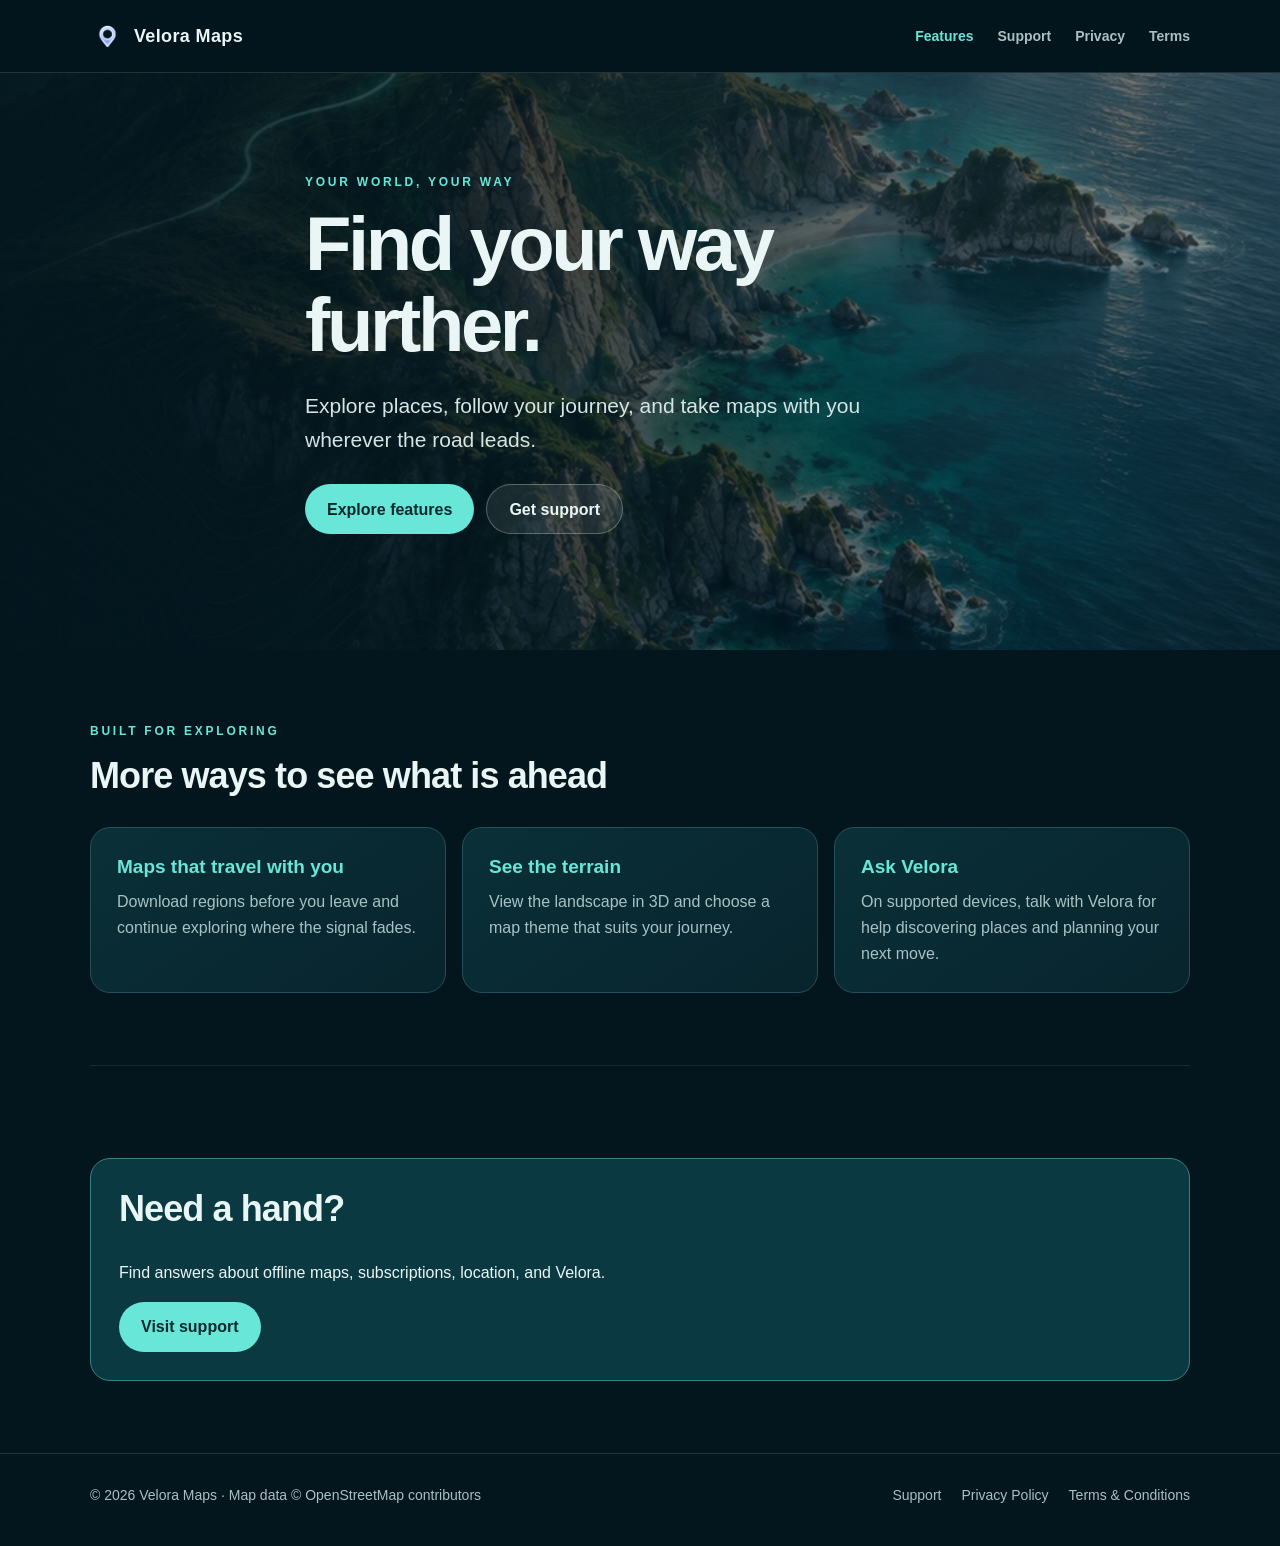
<file: index.html>
<!doctype html>
<html lang="en">
<head>
  <meta charset="utf-8">
  <meta name="viewport" content="width=device-width, initial-scale=1">
  <meta name="description" content="Velora Maps helps you explore with offline maps, 3D terrain, themes, and guidance on supported devices.">
  <title>Velora Maps — Find your way further</title>
  <link rel="icon" href="assets/velora-pin.png">
  <link rel="stylesheet" href="styles.css">
</head>
<body>
  <header class="site-header"><nav class="nav shell" aria-label="Main navigation">
    <a class="brand" href="index.html"><img src="assets/velora-pin.png" alt="">Velora Maps</a>
    <div class="nav-links"><a href="#features" aria-current="page">Features</a><a href="support.html">Support</a><a href="pp.html">Privacy</a><a href="terms.html">Terms</a></div>
  </nav></header>
  <main>
    <section class="hero"><div class="shell hero-content">
      <p class="eyebrow">Your world, your way</p>
      <h1>Find your way further.</h1>
      <p class="lead">Explore places, follow your journey, and take maps with you wherever the road leads.</p>
      <div class="actions"><a class="button" href="#features">Explore features</a><a class="button secondary" href="support.html">Get support</a></div>
    </div></section>
    <section class="section shell" id="features">
      <p class="eyebrow">Built for exploring</p><h2>More ways to see what is ahead</h2>
      <div class="grid">
        <article class="card"><h3>Maps that travel with you</h3><p>Download regions before you leave and continue exploring where the signal fades.</p></article>
        <article class="card"><h3>See the terrain</h3><p>View the landscape in 3D and choose a map theme that suits your journey.</p></article>
        <article class="card"><h3>Ask Velora</h3><p>On supported devices, talk with Velora for help discovering places and planning your next move.</p></article>
      </div>
    </section>
    <section class="section shell"><div class="callout"><h2>Need a hand?</h2><p>Find answers about offline maps, subscriptions, location, and Velora.</p><a class="button" href="support.html">Visit support</a></div></section>
  </main>
  <footer class="site-footer"><div class="footer-inner shell"><span>© 2026 Velora Maps · Map data © OpenStreetMap contributors</span><div class="footer-links"><a href="support.html">Support</a><a href="pp.html">Privacy Policy</a><a href="terms.html">Terms &amp; Conditions</a></div></div></footer>
</body>
</html>
</file>
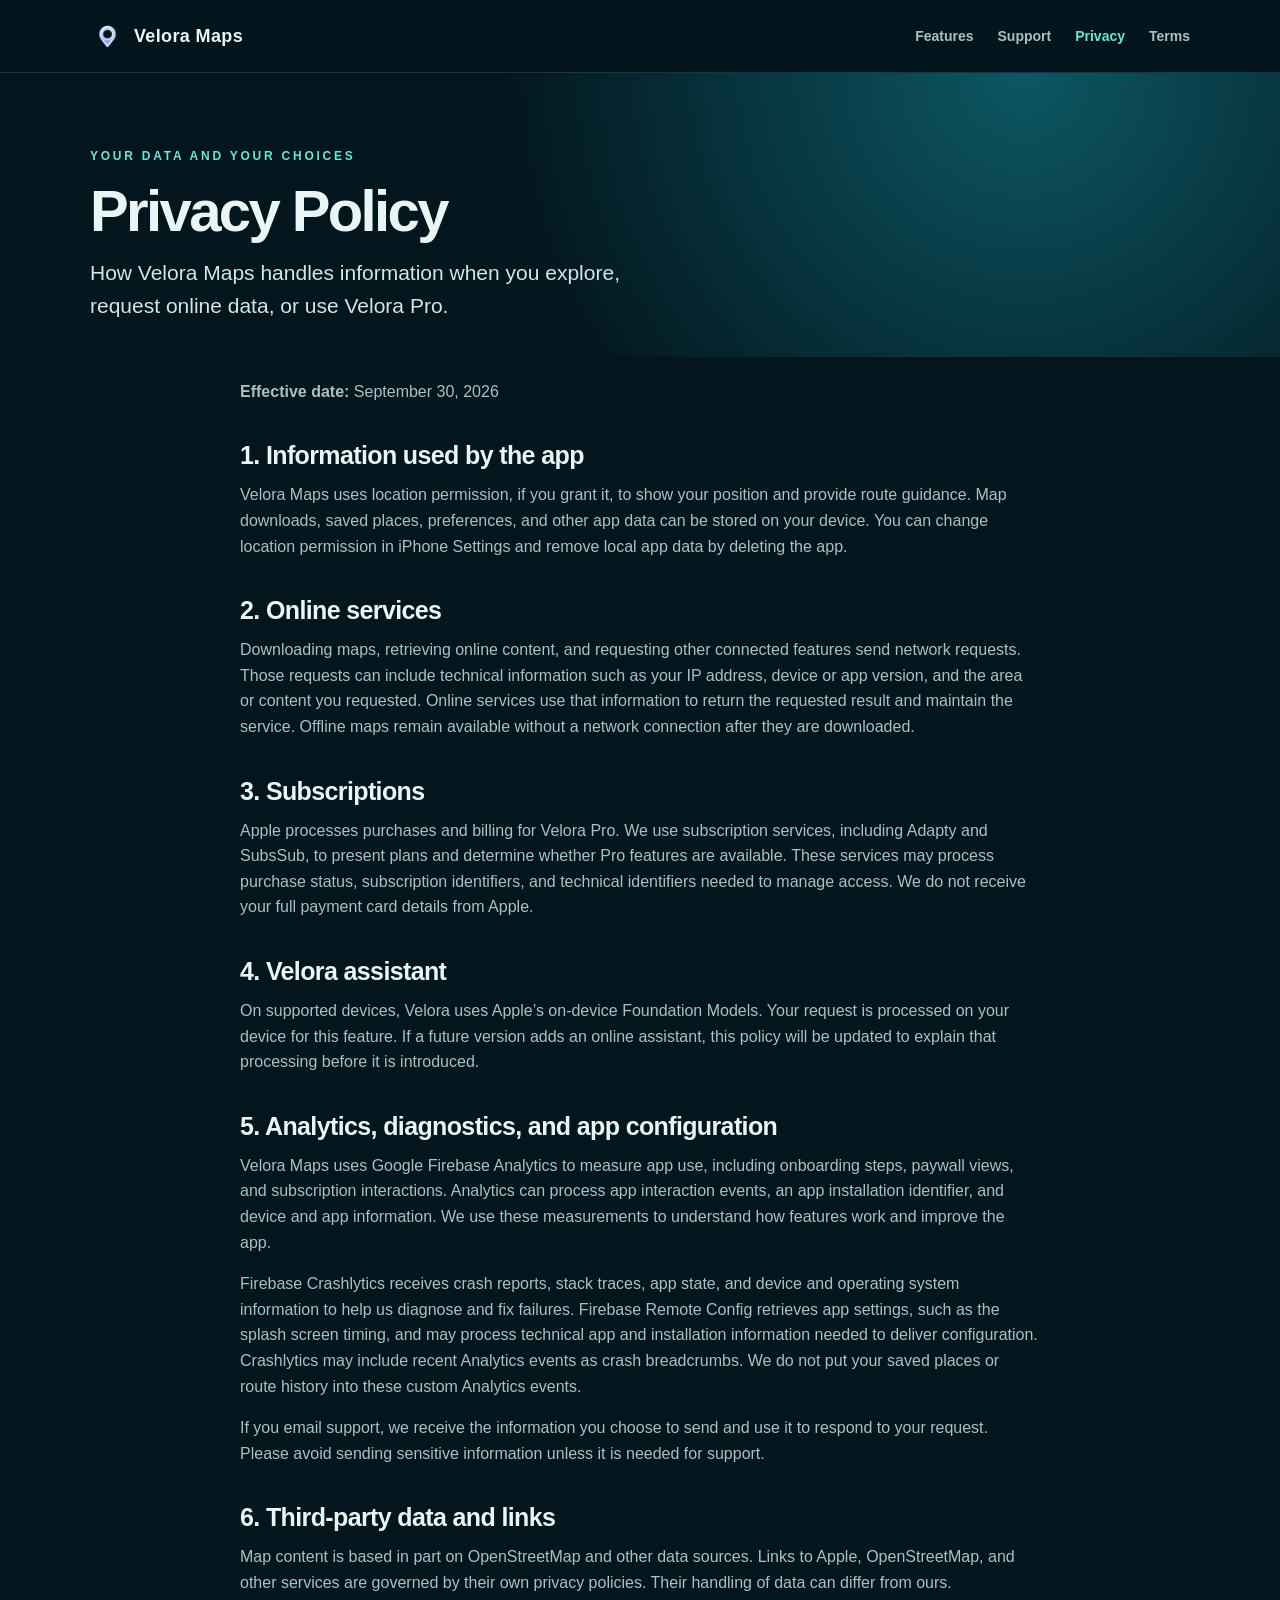
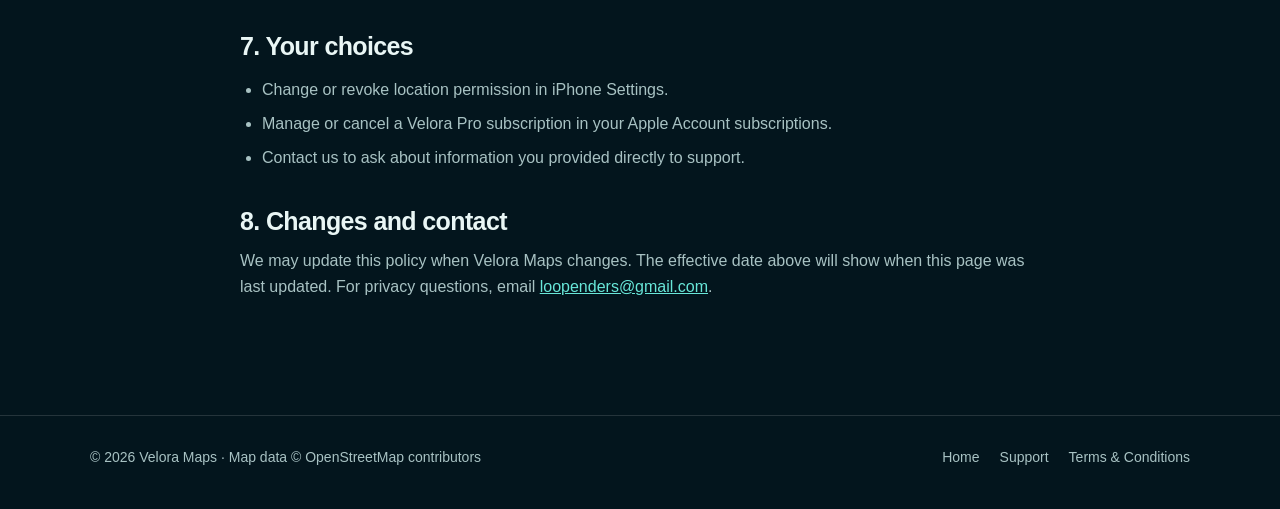
<file: pp.html>
<!doctype html>
<html lang="en">
<head>
  <meta charset="utf-8">
  <meta name="viewport" content="width=device-width, initial-scale=1">
  <meta name="description" content="Privacy Policy for Velora Maps.">
  <title>Velora Maps — Privacy Policy</title>
  <link rel="icon" href="assets/velora-pin.png">
  <link rel="stylesheet" href="styles.css">
</head>
<body>
  <header class="site-header"><nav class="nav shell" aria-label="Main navigation"><a class="brand" href="index.html"><img src="assets/velora-pin.png" alt="">Velora Maps</a><div class="nav-links"><a href="index.html#features">Features</a><a href="support.html">Support</a><a href="pp.html" aria-current="page">Privacy</a><a href="terms.html">Terms</a></div></nav></header>
  <main>
    <div class="page-heading"><div class="shell"><p class="eyebrow">Your data and your choices</p><h1>Privacy Policy</h1><p class="lead">How Velora Maps handles information when you explore, request online data, or use Velora Pro.</p></div></div>
    <article class="prose shell">
      <p><strong>Effective date:</strong> September 30, 2026</p>
      <section><h2>1. Information used by the app</h2><p>Velora Maps uses location permission, if you grant it, to show your position and provide route guidance. Map downloads, saved places, preferences, and other app data can be stored on your device. You can change location permission in iPhone Settings and remove local app data by deleting the app.</p></section>
      <section><h2>2. Online services</h2><p>Downloading maps, retrieving online content, and requesting other connected features send network requests. Those requests can include technical information such as your IP address, device or app version, and the area or content you requested. Online services use that information to return the requested result and maintain the service. Offline maps remain available without a network connection after they are downloaded.</p></section>
      <section><h2>3. Subscriptions</h2><p>Apple processes purchases and billing for Velora Pro. We use subscription services, including Adapty and SubsSub, to present plans and determine whether Pro features are available. These services may process purchase status, subscription identifiers, and technical identifiers needed to manage access. We do not receive your full payment card details from Apple.</p></section>
      <section><h2>4. Velora assistant</h2><p>On supported devices, Velora uses Apple’s on-device Foundation Models. Your request is processed on your device for this feature. If a future version adds an online assistant, this policy will be updated to explain that processing before it is introduced.</p></section>
      <section><h2>5. Analytics, diagnostics, and app configuration</h2><p>Velora Maps uses Google Firebase Analytics to measure app use, including onboarding steps, paywall views, and subscription interactions. Analytics can process app interaction events, an app installation identifier, and device and app information. We use these measurements to understand how features work and improve the app.</p><p>Firebase Crashlytics receives crash reports, stack traces, app state, and device and operating system information to help us diagnose and fix failures. Firebase Remote Config retrieves app settings, such as the splash screen timing, and may process technical app and installation information needed to deliver configuration. Crashlytics may include recent Analytics events as crash breadcrumbs. We do not put your saved places or route history into these custom Analytics events.</p><p>If you email support, we receive the information you choose to send and use it to respond to your request. Please avoid sending sensitive information unless it is needed for support.</p></section>
      <section><h2>6. Third-party data and links</h2><p>Map content is based in part on OpenStreetMap and other data sources. Links to Apple, OpenStreetMap, and other services are governed by their own privacy policies. Their handling of data can differ from ours.</p></section>
      <section><h2>7. Your choices</h2><ul><li>Change or revoke location permission in iPhone Settings.</li><li>Manage or cancel a Velora Pro subscription in your Apple Account subscriptions.</li><li>Contact us to ask about information you provided directly to support.</li></ul></section>
      <section><h2>8. Changes and contact</h2><p>We may update this policy when Velora Maps changes. The effective date above will show when this page was last updated. For privacy questions, email <a href="mailto:loopenders@gmail.com?subject=Velora%20Maps%20Privacy">loopenders@gmail.com</a>.</p></section>
    </article>
  </main>
  <footer class="site-footer"><div class="footer-inner shell"><span>© 2026 Velora Maps · Map data © OpenStreetMap contributors</span><div class="footer-links"><a href="index.html">Home</a><a href="support.html">Support</a><a href="terms.html">Terms &amp; Conditions</a></div></div></footer>
</body>
</html>
</file>
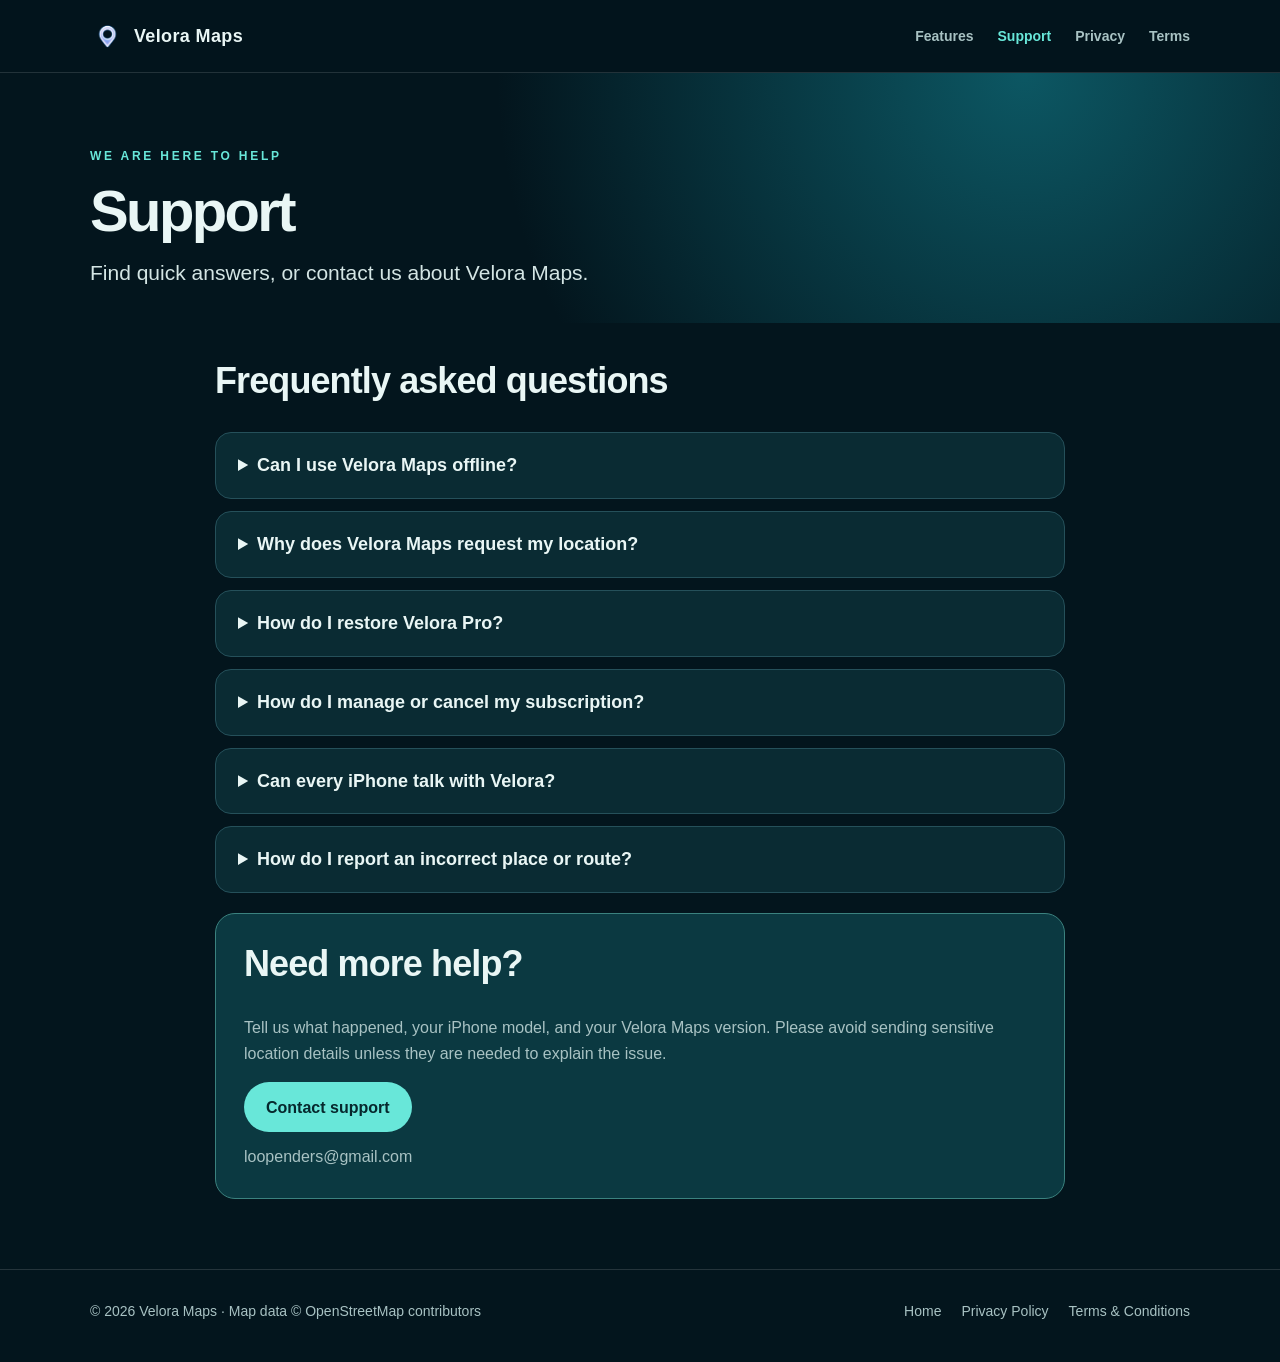
<file: support.html>
<!doctype html>
<html lang="en">
<head>
  <meta charset="utf-8">
  <meta name="viewport" content="width=device-width, initial-scale=1">
  <meta name="description" content="Answers and contact information for Velora Maps support.">
  <title>Velora Maps — Support</title>
  <link rel="icon" href="assets/velora-pin.png">
  <link rel="stylesheet" href="styles.css">
</head>
<body>
  <header class="site-header"><nav class="nav shell" aria-label="Main navigation"><a class="brand" href="index.html"><img src="assets/velora-pin.png" alt="">Velora Maps</a><div class="nav-links"><a href="index.html#features">Features</a><a href="support.html" aria-current="page">Support</a><a href="pp.html">Privacy</a><a href="terms.html">Terms</a></div></nav></header>
  <main>
    <div class="page-heading"><div class="shell"><p class="eyebrow">We are here to help</p><h1>Support</h1><p class="lead">Find quick answers, or contact us about Velora Maps.</p></div></div>
    <div class="faq shell">
      <h2>Frequently asked questions</h2>
      <details><summary>Can I use Velora Maps offline?</summary><p>Yes. Download a region while you have an internet connection. You can then browse its map data offline. Some features, including new downloads and live services, still need a connection.</p></details>
      <details><summary>Why does Velora Maps request my location?</summary><p>Location lets the app show your position and guide you along a route. You can change its permission in iPhone Settings. You can still browse a map without sharing your location.</p></details>
      <details><summary>How do I restore Velora Pro?</summary><p>Open the Velora Pro screen and tap <strong>Restore Purchases</strong>. Use the same Apple Account that made the purchase. If a plan does not appear, check that your App Store connection is working and try again.</p></details>
      <details><summary>How do I manage or cancel my subscription?</summary><p>Open <strong>Settings → your name → Subscriptions</strong> on your iPhone, select Velora Maps, and manage your plan there. Apple handles subscription billing and cancellation.</p></details>
      <details><summary>Can every iPhone talk with Velora?</summary><p>The conversational guide is shown only on devices where Apple’s on-device Foundation Models are available. Other map features remain available on supported iPhones.</p></details>
      <details><summary>How do I report an incorrect place or route?</summary><p>Send us a description of the issue and the approximate area. For errors in OpenStreetMap data, you can also contribute a correction through OpenStreetMap.</p></details>
      <div class="callout"><h2>Need more help?</h2><p>Tell us what happened, your iPhone model, and your Velora Maps version. Please avoid sending sensitive location details unless they are needed to explain the issue.</p><a class="button" href="mailto:loopenders@gmail.com?subject=Velora%20Maps%20Support">Contact support</a><p style="margin:12px 0 0">loopenders@gmail.com</p></div>
    </div>
  </main>
  <footer class="site-footer"><div class="footer-inner shell"><span>© 2026 Velora Maps · Map data © OpenStreetMap contributors</span><div class="footer-links"><a href="index.html">Home</a><a href="pp.html">Privacy Policy</a><a href="terms.html">Terms &amp; Conditions</a></div></div></footer>
</body>
</html>
</file>
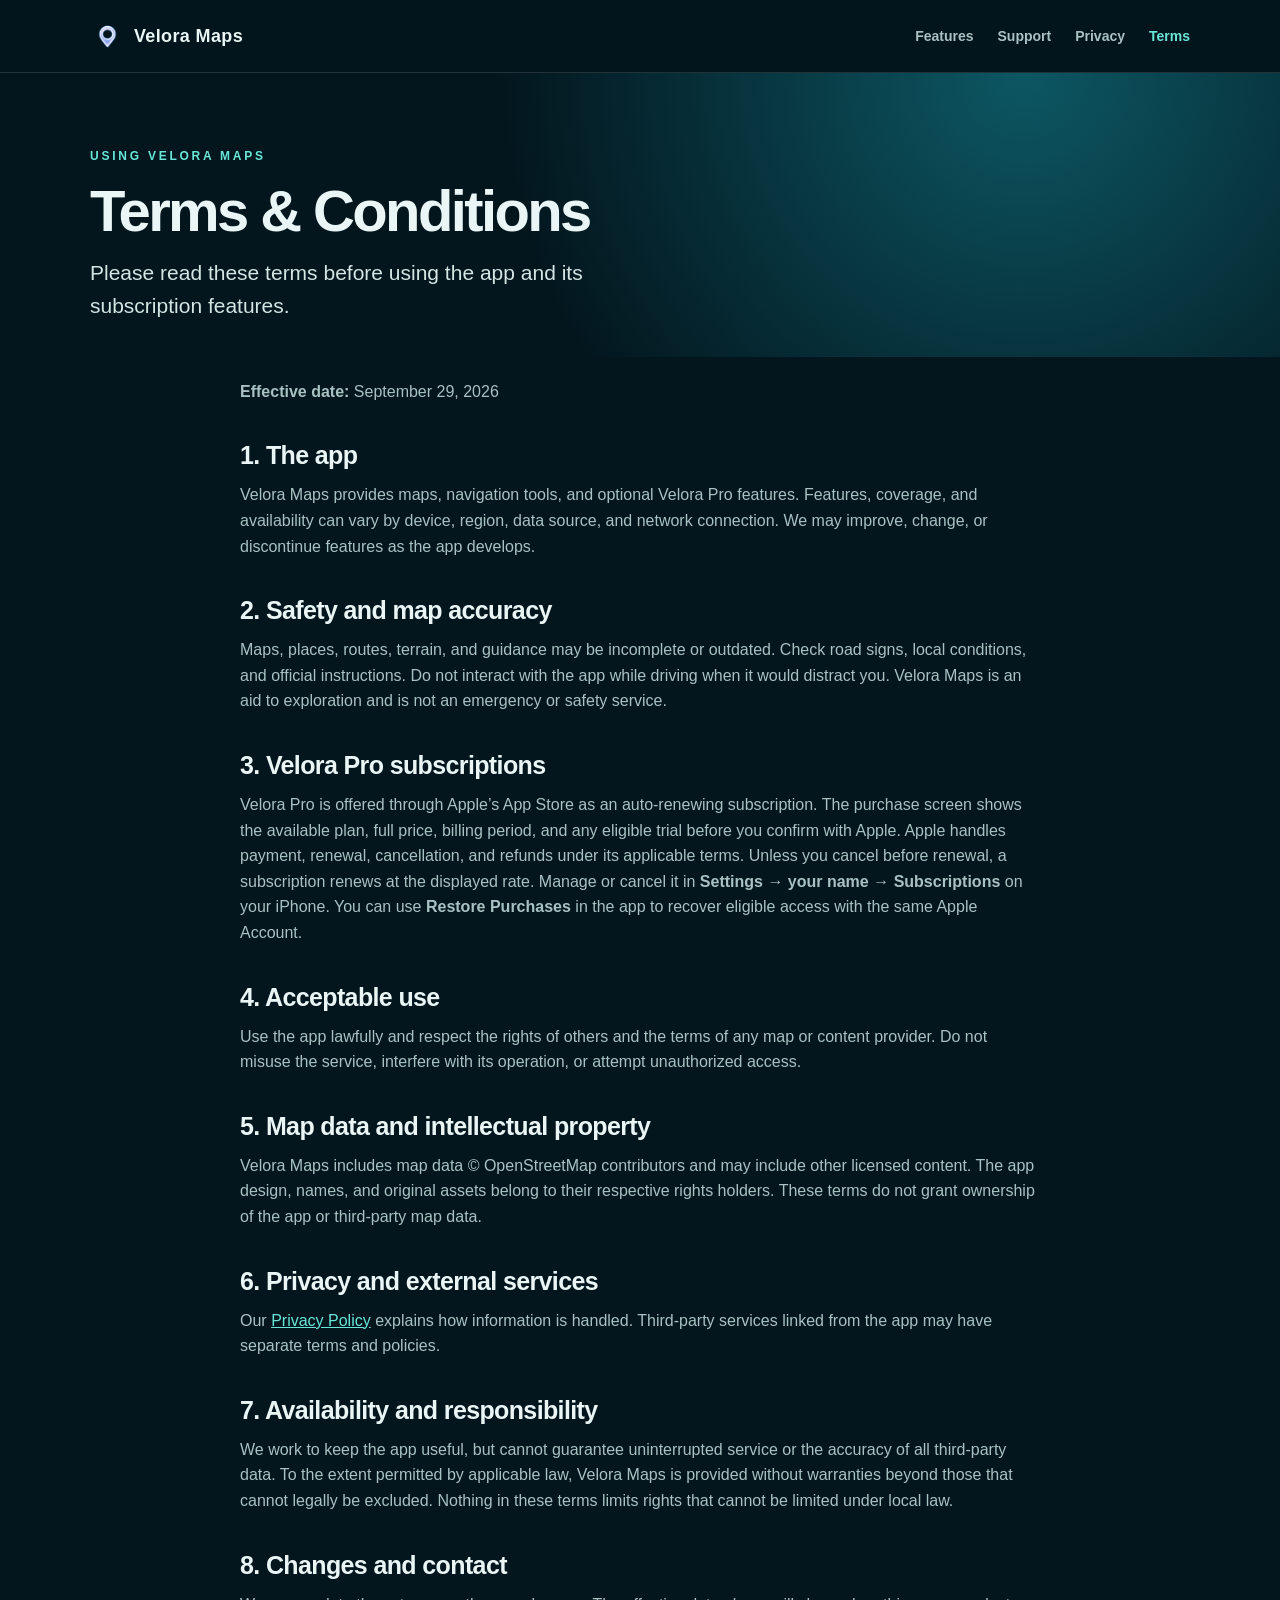
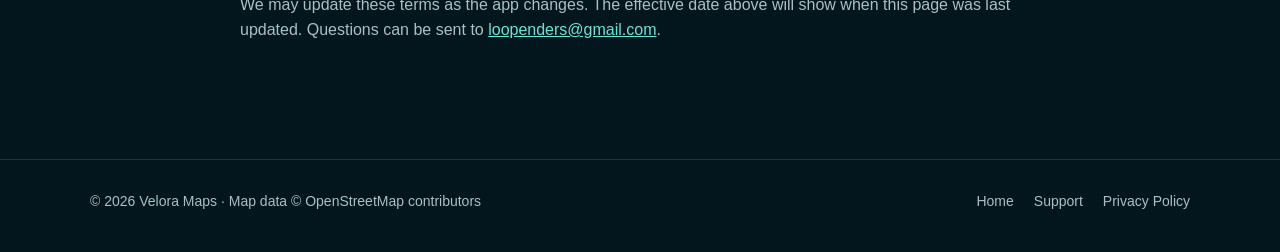
<file: terms.html>
<!doctype html>
<html lang="en">
<head>
  <meta charset="utf-8">
  <meta name="viewport" content="width=device-width, initial-scale=1">
  <meta name="description" content="Terms and Conditions for Velora Maps and Velora Pro.">
  <title>Velora Maps — Terms &amp; Conditions</title>
  <link rel="icon" href="assets/velora-pin.png">
  <link rel="stylesheet" href="styles.css">
</head>
<body>
  <header class="site-header"><nav class="nav shell" aria-label="Main navigation"><a class="brand" href="index.html"><img src="assets/velora-pin.png" alt="">Velora Maps</a><div class="nav-links"><a href="index.html#features">Features</a><a href="support.html">Support</a><a href="pp.html">Privacy</a><a href="terms.html" aria-current="page">Terms</a></div></nav></header>
  <main>
    <div class="page-heading"><div class="shell"><p class="eyebrow">Using Velora Maps</p><h1>Terms &amp; Conditions</h1><p class="lead">Please read these terms before using the app and its subscription features.</p></div></div>
    <article class="prose shell">
      <p><strong>Effective date:</strong> September 29, 2026</p>
      <section><h2>1. The app</h2><p>Velora Maps provides maps, navigation tools, and optional Velora Pro features. Features, coverage, and availability can vary by device, region, data source, and network connection. We may improve, change, or discontinue features as the app develops.</p></section>
      <section><h2>2. Safety and map accuracy</h2><p>Maps, places, routes, terrain, and guidance may be incomplete or outdated. Check road signs, local conditions, and official instructions. Do not interact with the app while driving when it would distract you. Velora Maps is an aid to exploration and is not an emergency or safety service.</p></section>
      <section><h2>3. Velora Pro subscriptions</h2><p>Velora Pro is offered through Apple’s App Store as an auto-renewing subscription. The purchase screen shows the available plan, full price, billing period, and any eligible trial before you confirm with Apple. Apple handles payment, renewal, cancellation, and refunds under its applicable terms. Unless you cancel before renewal, a subscription renews at the displayed rate. Manage or cancel it in <strong>Settings → your name → Subscriptions</strong> on your iPhone. You can use <strong>Restore Purchases</strong> in the app to recover eligible access with the same Apple Account.</p></section>
      <section><h2>4. Acceptable use</h2><p>Use the app lawfully and respect the rights of others and the terms of any map or content provider. Do not misuse the service, interfere with its operation, or attempt unauthorized access.</p></section>
      <section><h2>5. Map data and intellectual property</h2><p>Velora Maps includes map data © OpenStreetMap contributors and may include other licensed content. The app design, names, and original assets belong to their respective rights holders. These terms do not grant ownership of the app or third-party map data.</p></section>
      <section><h2>6. Privacy and external services</h2><p>Our <a href="pp.html">Privacy Policy</a> explains how information is handled. Third-party services linked from the app may have separate terms and policies.</p></section>
      <section><h2>7. Availability and responsibility</h2><p>We work to keep the app useful, but cannot guarantee uninterrupted service or the accuracy of all third-party data. To the extent permitted by applicable law, Velora Maps is provided without warranties beyond those that cannot legally be excluded. Nothing in these terms limits rights that cannot be limited under local law.</p></section>
      <section><h2>8. Changes and contact</h2><p>We may update these terms as the app changes. The effective date above will show when this page was last updated. Questions can be sent to <a href="mailto:loopenders@gmail.com?subject=Velora%20Maps%20Terms">loopenders@gmail.com</a>.</p></section>
    </article>
  </main>
  <footer class="site-footer"><div class="footer-inner shell"><span>© 2026 Velora Maps · Map data © OpenStreetMap contributors</span><div class="footer-links"><a href="index.html">Home</a><a href="support.html">Support</a><a href="pp.html">Privacy Policy</a></div></div></footer>
</body>
</html>
</file>
<file: styles.css>
:root{color-scheme:dark;--ink:#03151d;--panel:#082b33;--line:#25505a;--mint:#68e7d9;--text:#e9f6f5;--muted:#a8c2c3}
*{box-sizing:border-box}
html{scroll-behavior:smooth}
body{margin:0;background:var(--ink);color:var(--text);font:16px/1.6 -apple-system,BlinkMacSystemFont,"Segoe UI",sans-serif}
a{color:var(--mint)}
a:focus-visible{outline:2px solid var(--mint);outline-offset:4px;border-radius:3px}
.shell{width:min(1100px,calc(100% - 40px));margin-inline:auto}
.site-header{position:sticky;top:0;z-index:10;background:#03151de8;border-bottom:1px solid #ffffff20;backdrop-filter:blur(18px)}
.nav{min-height:72px;display:flex;align-items:center;justify-content:space-between;gap:20px}
.brand{display:inline-flex;align-items:center;gap:9px;color:var(--text);text-decoration:none;font-size:18px;font-weight:800;letter-spacing:.02em;white-space:nowrap}
.brand img{width:35px;height:35px;object-fit:contain}
.nav-links{display:flex;gap:24px;flex-wrap:wrap}
.nav-links a{color:var(--muted);text-decoration:none;font-size:14px;font-weight:600}
.nav-links a:hover,.nav-links a[aria-current="page"]{color:var(--mint)}
.hero{position:relative;isolation:isolate;overflow:hidden;padding:100px 0 116px;background:linear-gradient(105deg,#041b22 14%,#063a42 70%,#0c5060)}
.hero:after{content:"";position:absolute;inset:0;z-index:-1;background:linear-gradient(90deg,#03151dec 0%,#03151da8 55%,#03151d50 100%),url("assets/velora-journey.jpg") right 48%/cover no-repeat;opacity:.92}
.hero-content{max-width:670px}
.eyebrow{text-transform:uppercase;letter-spacing:.23em;color:var(--mint);font-size:12px;font-weight:800}
h1,h2,h3,p{margin-top:0}
h1{font-size:clamp(42px,7vw,76px);line-height:1.06;letter-spacing:-.045em;margin-bottom:24px}
h2{font-size:clamp(26px,4vw,36px);line-height:1.2;letter-spacing:-.025em}
h3{font-size:19px;line-height:1.35}
.lead{font-size:clamp(18px,2.5vw,21px);color:#d4e5e4;max-width:600px}
.button{display:inline-flex;align-items:center;justify-content:center;min-height:50px;padding:10px 22px;border-radius:999px;background:var(--mint);color:#06282d;text-decoration:none;font-weight:750}
.button:hover{background:#a4fff3}
.button.secondary{background:#ffffff15;color:var(--text);border:1px solid #ffffff45}
.actions{display:flex;gap:12px;flex-wrap:wrap;margin-top:28px}
main{min-height:60vh}
.section{padding:72px 0}
.section+.section{border-top:1px solid #ffffff16}
.grid{display:grid;grid-template-columns:repeat(3,minmax(0,1fr));gap:16px}
.card{background:linear-gradient(145deg,#0a3038,#08242d);border:1px solid var(--line);border-radius:20px;padding:26px}
.card p:last-child,.prose p:last-child{margin-bottom:0}
.card h3{color:var(--mint);margin-bottom:10px}
.card p,.prose p,.faq p{color:var(--muted)}
.page-heading{padding:74px 0 34px;background:radial-gradient(circle at 80% 0,#0c5763 0,transparent 50%)}
.page-heading h1{font-size:clamp(38px,6vw,58px);margin:14px 0}
.page-heading .lead{margin:0}
.prose{max-width:800px;padding:22px 0 80px}
.prose section{margin:36px 0}
.prose h2{font-size:25px;color:var(--text);margin-bottom:12px}
.prose ul{color:var(--muted);padding-left:22px}
.prose li{margin:8px 0}
.faq{max-width:850px;padding:36px 0 70px}
.faq details{background:#0a2b33;border:1px solid var(--line);border-radius:16px;margin:12px 0;padding:18px 22px}
.faq summary{cursor:pointer;font-weight:700;font-size:18px}
.faq details p{margin:14px 0 0}
.callout{background:#0b3941;border:1px solid #3b827f;border-radius:20px;padding:28px;margin:20px 0 0}
.site-footer{border-top:1px solid #ffffff22;padding:30px 0 40px;color:var(--muted);font-size:14px}
.footer-inner{display:flex;justify-content:space-between;gap:20px;flex-wrap:wrap}
.footer-links{display:flex;gap:20px;flex-wrap:wrap}
.footer-links a{color:var(--muted);text-decoration:none}
.footer-links a:hover{color:var(--mint)}
@media(max-width:700px){.nav{padding:13px 0;align-items:flex-start;flex-direction:column;gap:8px}.nav-links{gap:16px}.hero{padding:82px 0 100px}.hero:after{background:linear-gradient(90deg,#03151de8,#03151d9c),url("assets/velora-journey.jpg") center/cover no-repeat}.grid{grid-template-columns:1fr}.section{padding:50px 0}.page-heading{padding:52px 0 20px}}
</file>
